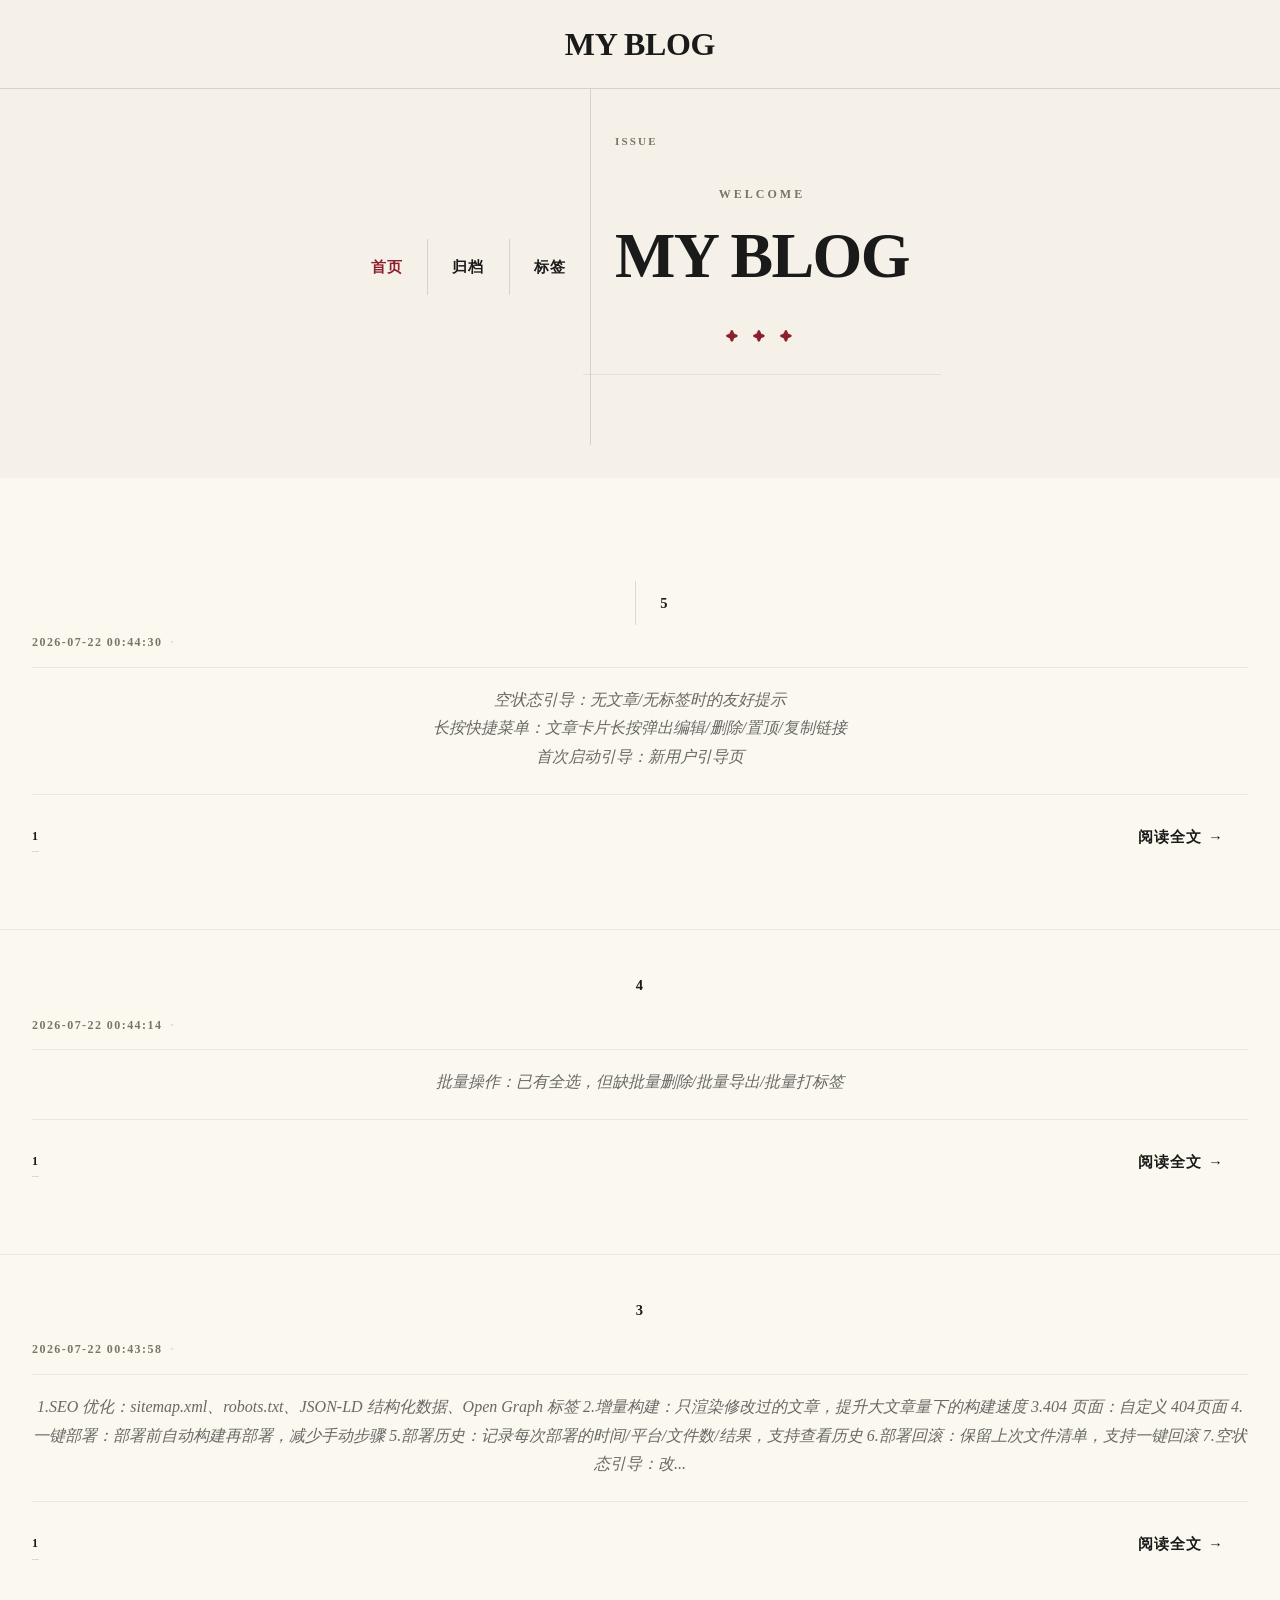
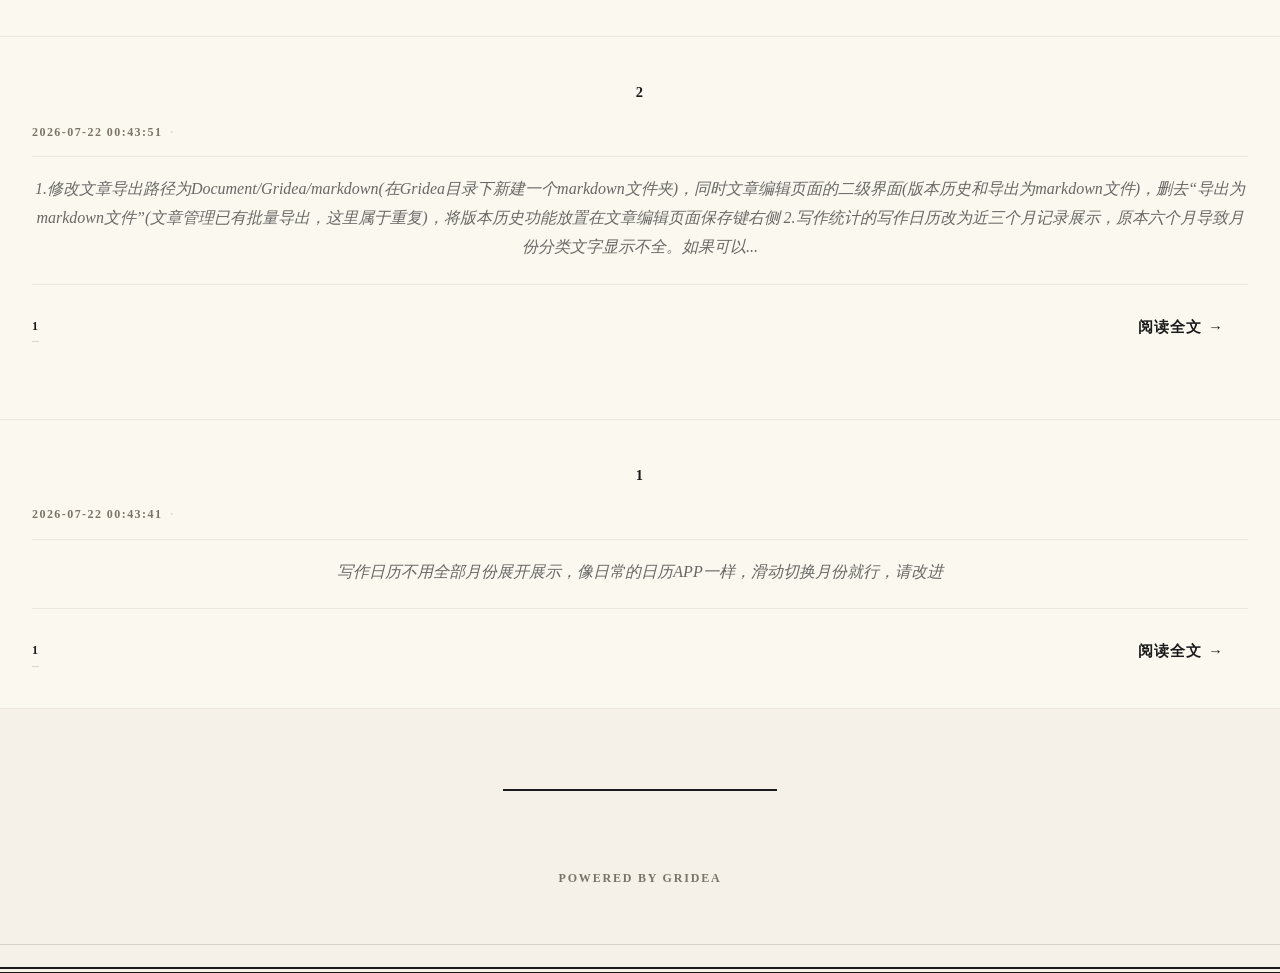
<file: index.html>
<!DOCTYPE html>
        <html lang="zh-CN" data-card="flat" data-show-hero="true" data-show-toc="true">
        <head>
            <meta charset="UTF-8">
            <meta name="viewport" content="width=device-width, initial-scale=1.0">
            <title>My Blog</title>
            <meta name="description" content="">
            
            
            <base href="./">
            
            <link rel="stylesheet" href="styles/main.css">
            
        </head>
        <body>
            <header class="site-header">
                <div class="container">
                    <div class="site-brand">
    
    <div class="site-info">
        <a href="./" class="site-logo">My Blog</a>
        <p class="site-description"></p>
        
    </div>
</div>
                    <nav class="site-nav"><a href="./" class="nav-link">首页</a>
<a href="archives/" class="nav-link">归档</a>
<a href="tags/" class="nav-link">标签</a>
<a href="post/1784652225258-1/" class="nav-link" target="_blank>test</a></nav>
                </div>
            </header>
            <main class="container">
                            <section class="hero">
    <span class="hero-greeting">Welcome</span>
    <h1 class="hero-title">My Blog</h1>
    <p class="hero-desc"></p>
</section>
            <div class="post-list">
                        <article class="post-card">
            
            <div class="post-card-body">
                <h2 class="post-card-title">
                    <a href="post/1784652274404-5/">5</a>
                </h2>
                <div class="post-card-meta">
                    <span class="post-date">2026-07-22 00:44:30</span>
                </div>
                <div class="post-card-abstract"><p>空状态引导：无文章/无标签时的友好提示</p>
<p>长按快捷菜单：文章卡片长按弹出编辑/删除/置顶/复制链接</p>
<p>首次启动引导：新用户引导页</p>
</div>
                <div class="post-card-footer">
                    <div class="post-card-tags"><a href="tag/1/" class="tag">1</a></div>
                    <a href="post/1784652274404-5/" class="read-more">阅读全文</a>
                </div>
            </div>
        </article>
        <article class="post-card">
            
            <div class="post-card-body">
                <h2 class="post-card-title">
                    <a href="post/1784652258392-4/">4</a>
                </h2>
                <div class="post-card-meta">
                    <span class="post-date">2026-07-22 00:44:14</span>
                </div>
                <div class="post-card-abstract"><p>批量操作：已有全选，但缺批量删除/批量导出/批量打标签</p>
</div>
                <div class="post-card-footer">
                    <div class="post-card-tags"><a href="tag/1/" class="tag">1</a></div>
                    <a href="post/1784652258392-4/" class="read-more">阅读全文</a>
                </div>
            </div>
        </article>
        <article class="post-card">
            
            <div class="post-card-body">
                <h2 class="post-card-title">
                    <a href="post/1784652242794-3/">3</a>
                </h2>
                <div class="post-card-meta">
                    <span class="post-date">2026-07-22 00:43:58</span>
                </div>
                <div class="post-card-abstract"><p>1.SEO 优化：sitemap.xml、robots.txt、JSON-LD 结构化数据、Open Graph 标签
2.增量构建：只渲染修改过的文章，提升大文章量下的构建速度
3.404 页面：自定义 404页面
4.一键部署：部署前自动构建再部署，减少手动步骤
5.部署历史：记录每次部署的时间/平台/文件数/结果，支持查看历史
6.部署回滚：保留上次文件清单，支持一键回滚
7.空状态引导：改...</p>
</div>
                <div class="post-card-footer">
                    <div class="post-card-tags"><a href="tag/1/" class="tag">1</a></div>
                    <a href="post/1784652242794-3/" class="read-more">阅读全文</a>
                </div>
            </div>
        </article>
        <article class="post-card">
            
            <div class="post-card-body">
                <h2 class="post-card-title">
                    <a href="post/1784652235886-2/">2</a>
                </h2>
                <div class="post-card-meta">
                    <span class="post-date">2026-07-22 00:43:51</span>
                </div>
                <div class="post-card-abstract"><p>1.修改文章导出路径为Document/Gridea/markdown(在Gridea目录下新建一个markdown文件夹)，同时文章编辑页面的二级界面(版本历史和导出为markdown文件)，删去“导出为markdown文件”(文章管理已有批量导出，这里属于重复)，将版本历史功能放置在文章编辑页面保存键右侧
2.写作统计的写作日历改为近三个月记录展示，原本六个月导致月份分类文字显示不全。如果可以...</p>
</div>
                <div class="post-card-footer">
                    <div class="post-card-tags"><a href="tag/1/" class="tag">1</a></div>
                    <a href="post/1784652235886-2/" class="read-more">阅读全文</a>
                </div>
            </div>
        </article>
        <article class="post-card">
            
            <div class="post-card-body">
                <h2 class="post-card-title">
                    <a href="post/1784652225258-1/">1</a>
                </h2>
                <div class="post-card-meta">
                    <span class="post-date">2026-07-22 00:43:41</span>
                </div>
                <div class="post-card-abstract"><p>写作日历不用全部月份展开展示，像日常的日历APP一样，滑动切换月份就行，请改进</p>
</div>
                <div class="post-card-footer">
                    <div class="post-card-tags"><a href="tag/1/" class="tag">1</a></div>
                    <a href="post/1784652225258-1/" class="read-more">阅读全文</a>
                </div>
            </div>
        </article>
            </div>
            
            </main>
            <footer class="site-footer">
                <div class="container">
                    <p>Powered by Gridea</p>
                </div>
            </footer>
            
            <!-- 阅读进度条 -->
            <div id="reading-progress-container" class="reading-progress-container">
              <div id="reading-progress" class="reading-progress-bar"></div>
            </div>
            <!-- 回到顶部按钮 -->
            <button id="back-to-top" class="back-to-top">↑</button>
            <!-- 图片放大遮罩 -->
            <div id="image-zoom-overlay" class="image-zoom-overlay">
              <img id="image-zoom-img" class="image-zoom-img" />
            </div>
            <!-- 主题脚本 -->
            <script src="scripts/custom.js"></script>
        </body>
        </html>
</file>
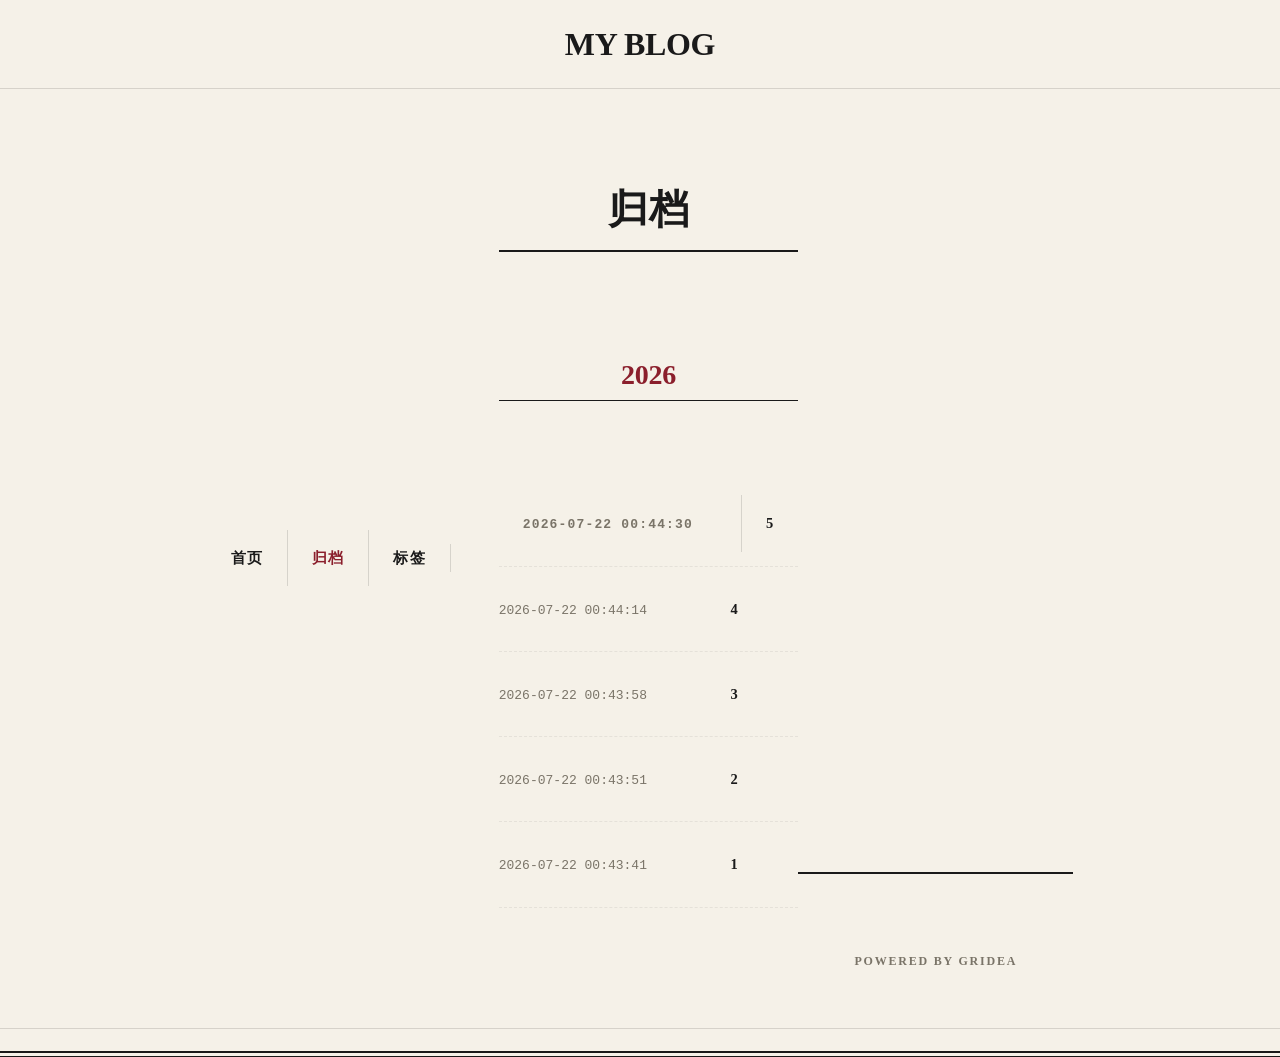
<file: archives/index.html>
<!DOCTYPE html>
        <html lang="zh-CN">
        <head>
            <meta charset="UTF-8">
            <meta name="viewport" content="width=device-width, initial-scale=1.0">
            <title>归档 - My Blog</title>
            <meta name="description" content="">
            
            
            <base href="../">
            
            <link rel="stylesheet" href="styles/main.css">
            
        </head>
        <body>
            <header class="site-header">
                <div class="container">
                    <div class="site-brand">
    
    <div class="site-info">
        <a href="./" class="site-logo">My Blog</a>
        <p class="site-description"></p>
        
    </div>
</div>
                    <nav class="site-nav"><a href="./" class="nav-link">首页</a>
<a href="archives/" class="nav-link">归档</a>
<a href="tags/" class="nav-link">标签</a>
<a href="post/1784652225258-1/" class="nav-link" target="_blank>test</a></nav>
                </div>
            </header>
            <main class="container">
                            <div class="archives-page">
                <h1 class="page-title">归档</h1>
                            <div class="archive-year">
                <h2 class="archive-year-title">2026</h2>
                <ul class="archive-list">
                    <li class="archive-item">
    <span class="archive-date">2026-07-22 00:44:30</span>
    <a href="post/1784652274404-5/" class="archive-title">5</a>
</li>
<li class="archive-item">
    <span class="archive-date">2026-07-22 00:44:14</span>
    <a href="post/1784652258392-4/" class="archive-title">4</a>
</li>
<li class="archive-item">
    <span class="archive-date">2026-07-22 00:43:58</span>
    <a href="post/1784652242794-3/" class="archive-title">3</a>
</li>
<li class="archive-item">
    <span class="archive-date">2026-07-22 00:43:51</span>
    <a href="post/1784652235886-2/" class="archive-title">2</a>
</li>
<li class="archive-item">
    <span class="archive-date">2026-07-22 00:43:41</span>
    <a href="post/1784652225258-1/" class="archive-title">1</a>
</li>
                </ul>
            </div>
            </div>
            </main>
            <footer class="site-footer">
                <div class="container">
                    <p>Powered by Gridea</p>
                </div>
            </footer>
            
            <!-- 阅读进度条 -->
            <div id="reading-progress-container" class="reading-progress-container">
              <div id="reading-progress" class="reading-progress-bar"></div>
            </div>
            <!-- 回到顶部按钮 -->
            <button id="back-to-top" class="back-to-top">↑</button>
            <!-- 图片放大遮罩 -->
            <div id="image-zoom-overlay" class="image-zoom-overlay">
              <img id="image-zoom-img" class="image-zoom-img" />
            </div>
            <!-- 主题脚本 -->
            <script src="scripts/custom.js"></script>
        </body>
        </html>
</file>
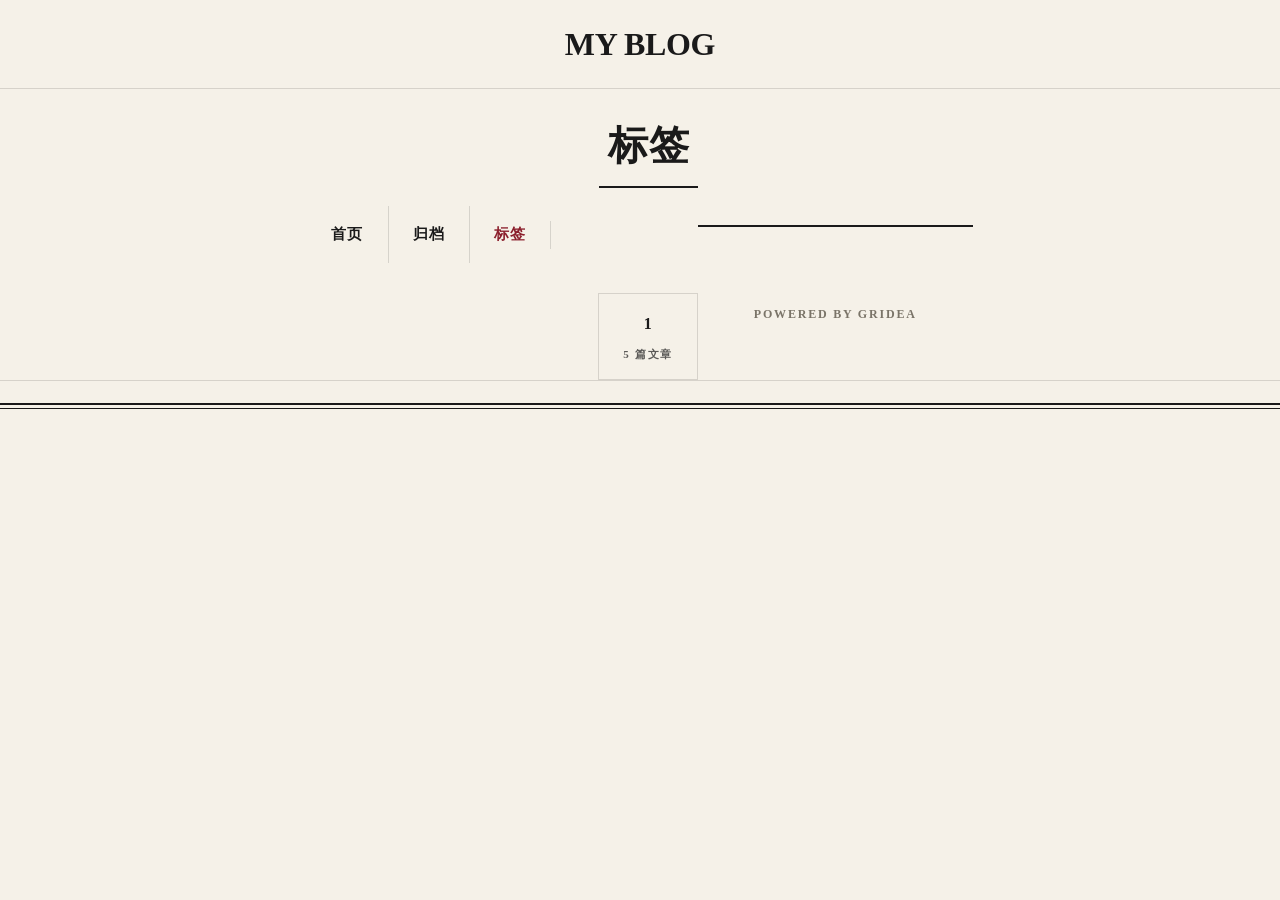
<file: tags/index.html>
<!DOCTYPE html>
        <html lang="zh-CN">
        <head>
            <meta charset="UTF-8">
            <meta name="viewport" content="width=device-width, initial-scale=1.0">
            <title>标签 - My Blog</title>
            <meta name="description" content="">
            
            
            <base href="../">
            
            <link rel="stylesheet" href="styles/main.css">
            
        </head>
        <body>
            <header class="site-header">
                <div class="container">
                    <div class="site-brand">
    
    <div class="site-info">
        <a href="./" class="site-logo">My Blog</a>
        <p class="site-description"></p>
        
    </div>
</div>
                    <nav class="site-nav"><a href="./" class="nav-link">首页</a>
<a href="archives/" class="nav-link">归档</a>
<a href="tags/" class="nav-link">标签</a>
<a href="post/1784652225258-1/" class="nav-link" target="_blank>test</a></nav>
                </div>
            </header>
            <main class="container">
                            <div class="tags-page">
                <h1 class="page-title">标签</h1>
                <div class="tags-cloud">
                    <a href="tag/1/" class="tag-card">
    <span class="tag-name">1</span>
    <span class="tag-count">5 篇文章</span>
</a>
                </div>
            </div>
            </main>
            <footer class="site-footer">
                <div class="container">
                    <p>Powered by Gridea</p>
                </div>
            </footer>
            
            <!-- 阅读进度条 -->
            <div id="reading-progress-container" class="reading-progress-container">
              <div id="reading-progress" class="reading-progress-bar"></div>
            </div>
            <!-- 回到顶部按钮 -->
            <button id="back-to-top" class="back-to-top">↑</button>
            <!-- 图片放大遮罩 -->
            <div id="image-zoom-overlay" class="image-zoom-overlay">
              <img id="image-zoom-img" class="image-zoom-img" />
            </div>
            <!-- 主题脚本 -->
            <script src="scripts/custom.js"></script>
        </body>
        </html>
</file>
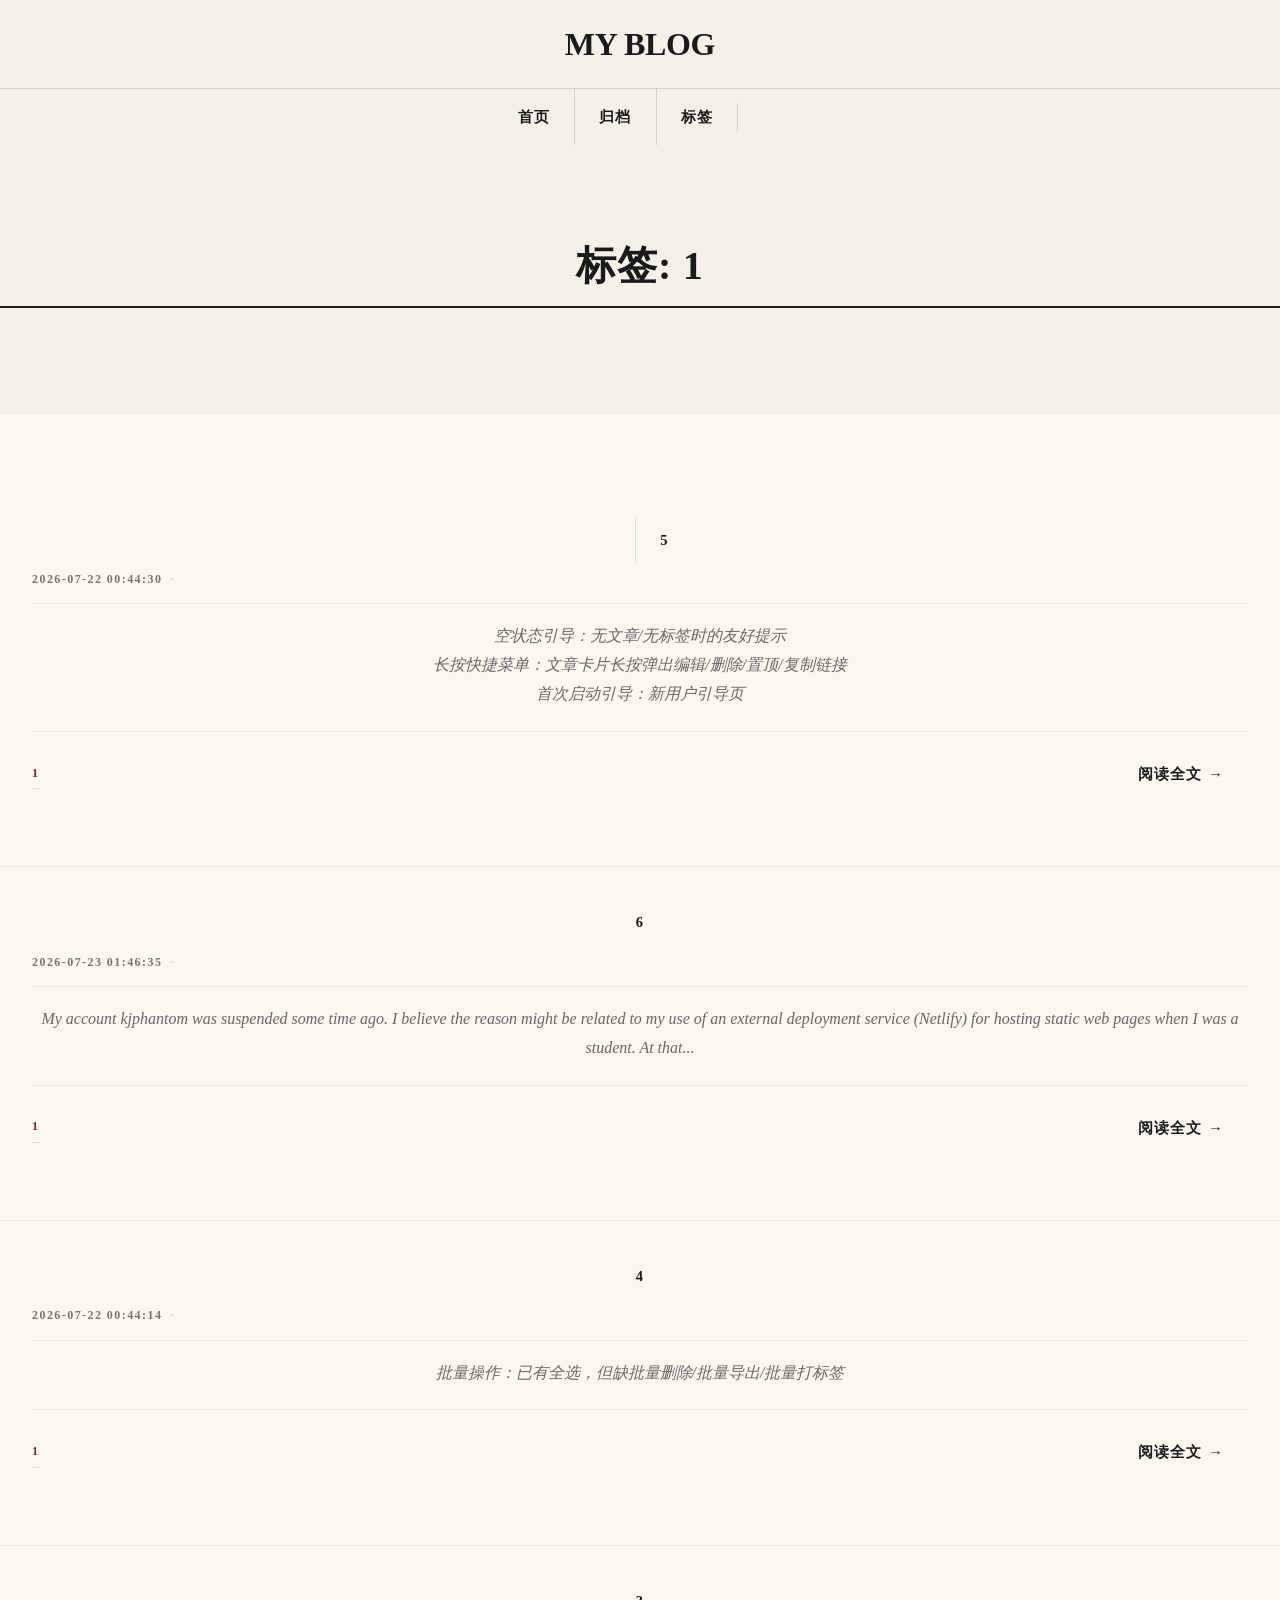
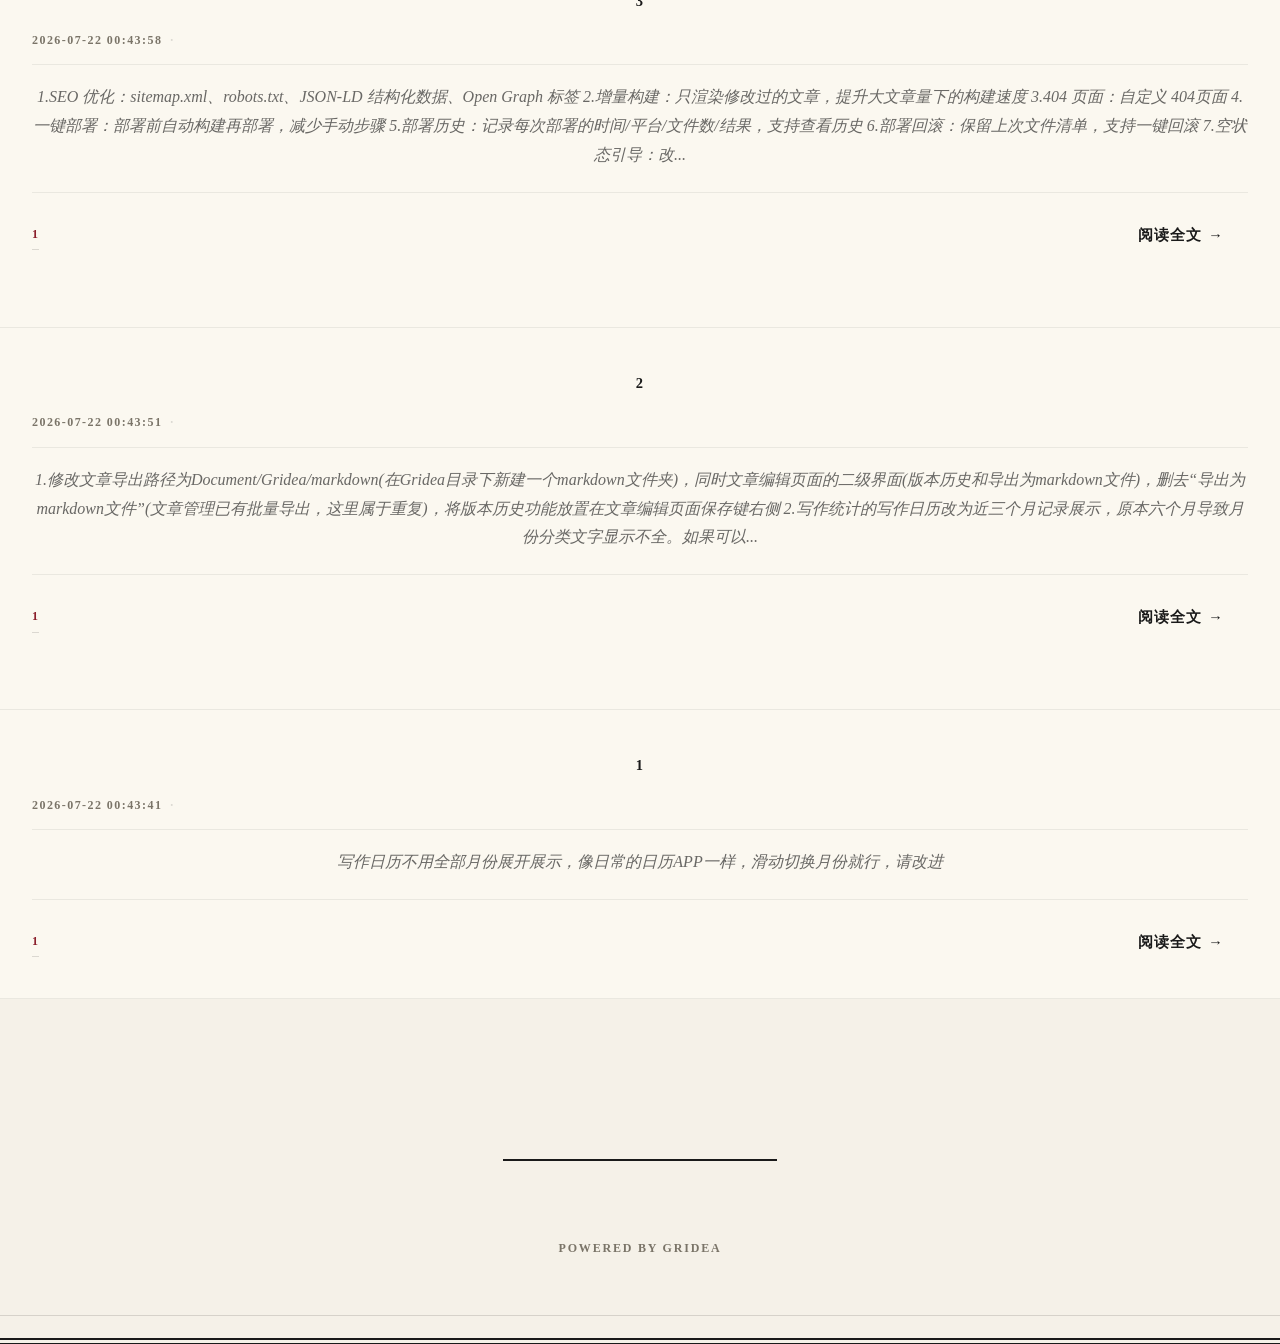
<file: tag/1/index.html>
<!DOCTYPE html>
        <html lang="zh-CN" data-card="flat" data-show-hero="true" data-show-toc="true">
        <head>
            <meta charset="UTF-8">
            <meta name="viewport" content="width=device-width, initial-scale=1.0">
            <title>标签: 1 - My Blog</title>
            <meta name="description" content="">
            
            
            <base href="../../">
            
            <link rel="stylesheet" href="styles/main.css">
            
        </head>
        <body>
            <header class="site-header">
                <div class="container">
                    <div class="site-brand">
    
    <div class="site-info">
        <a href="./" class="site-logo">My Blog</a>
        <p class="site-description"></p>
        
    </div>
</div>
                    <nav class="site-nav"><a href="./" class="nav-link">首页</a>
<a href="archives/" class="nav-link">归档</a>
<a href="tags/" class="nav-link">标签</a>
<a href="post/1784652225258-1/" class="nav-link" target="_blank>test</a></nav>
                </div>
            </header>
            <main class="container">
                            <div class="tag-detail">
                <h1 class="page-title">标签: 1</h1>
                <div class="post-list">
                            <article class="post-card">
            
            <div class="post-card-body">
                <h2 class="post-card-title">
                    <a href="post/1784652274404-5/">5</a>
                </h2>
                <div class="post-card-meta">
                    <span class="post-date">2026-07-22 00:44:30</span>
                </div>
                <div class="post-card-abstract"><p>空状态引导：无文章/无标签时的友好提示</p>
<p>长按快捷菜单：文章卡片长按弹出编辑/删除/置顶/复制链接</p>
<p>首次启动引导：新用户引导页</p>
</div>
                <div class="post-card-footer">
                    <div class="post-card-tags"><a href="tag/1/" class="tag">1</a></div>
                    <a href="post/1784652274404-5/" class="read-more">阅读全文</a>
                </div>
            </div>
        </article>
        <article class="post-card">
            
            <div class="post-card-body">
                <h2 class="post-card-title">
                    <a href="post/1784742400328-6/">6</a>
                </h2>
                <div class="post-card-meta">
                    <span class="post-date">2026-07-23 01:46:35</span>
                </div>
                <div class="post-card-abstract"><p>My account kjphantom was suspended some time ago. I believe the reason might be related to my use of an external deployment service (Netlify) for hosting static web pages when I was a student. At that...</p>
</div>
                <div class="post-card-footer">
                    <div class="post-card-tags"><a href="tag/1/" class="tag">1</a></div>
                    <a href="post/1784742400328-6/" class="read-more">阅读全文</a>
                </div>
            </div>
        </article>
        <article class="post-card">
            
            <div class="post-card-body">
                <h2 class="post-card-title">
                    <a href="post/1784652258392-4/">4</a>
                </h2>
                <div class="post-card-meta">
                    <span class="post-date">2026-07-22 00:44:14</span>
                </div>
                <div class="post-card-abstract"><p>批量操作：已有全选，但缺批量删除/批量导出/批量打标签</p>
</div>
                <div class="post-card-footer">
                    <div class="post-card-tags"><a href="tag/1/" class="tag">1</a></div>
                    <a href="post/1784652258392-4/" class="read-more">阅读全文</a>
                </div>
            </div>
        </article>
        <article class="post-card">
            
            <div class="post-card-body">
                <h2 class="post-card-title">
                    <a href="post/1784652242794-3/">3</a>
                </h2>
                <div class="post-card-meta">
                    <span class="post-date">2026-07-22 00:43:58</span>
                </div>
                <div class="post-card-abstract"><p>1.SEO 优化：sitemap.xml、robots.txt、JSON-LD 结构化数据、Open Graph 标签
2.增量构建：只渲染修改过的文章，提升大文章量下的构建速度
3.404 页面：自定义 404页面
4.一键部署：部署前自动构建再部署，减少手动步骤
5.部署历史：记录每次部署的时间/平台/文件数/结果，支持查看历史
6.部署回滚：保留上次文件清单，支持一键回滚
7.空状态引导：改...</p>
</div>
                <div class="post-card-footer">
                    <div class="post-card-tags"><a href="tag/1/" class="tag">1</a></div>
                    <a href="post/1784652242794-3/" class="read-more">阅读全文</a>
                </div>
            </div>
        </article>
        <article class="post-card">
            
            <div class="post-card-body">
                <h2 class="post-card-title">
                    <a href="post/1784652235886-2/">2</a>
                </h2>
                <div class="post-card-meta">
                    <span class="post-date">2026-07-22 00:43:51</span>
                </div>
                <div class="post-card-abstract"><p>1.修改文章导出路径为Document/Gridea/markdown(在Gridea目录下新建一个markdown文件夹)，同时文章编辑页面的二级界面(版本历史和导出为markdown文件)，删去“导出为markdown文件”(文章管理已有批量导出，这里属于重复)，将版本历史功能放置在文章编辑页面保存键右侧
2.写作统计的写作日历改为近三个月记录展示，原本六个月导致月份分类文字显示不全。如果可以...</p>
</div>
                <div class="post-card-footer">
                    <div class="post-card-tags"><a href="tag/1/" class="tag">1</a></div>
                    <a href="post/1784652235886-2/" class="read-more">阅读全文</a>
                </div>
            </div>
        </article>
        <article class="post-card">
            
            <div class="post-card-body">
                <h2 class="post-card-title">
                    <a href="post/1784652225258-1/">1</a>
                </h2>
                <div class="post-card-meta">
                    <span class="post-date">2026-07-22 00:43:41</span>
                </div>
                <div class="post-card-abstract"><p>写作日历不用全部月份展开展示，像日常的日历APP一样，滑动切换月份就行，请改进</p>
</div>
                <div class="post-card-footer">
                    <div class="post-card-tags"><a href="tag/1/" class="tag">1</a></div>
                    <a href="post/1784652225258-1/" class="read-more">阅读全文</a>
                </div>
            </div>
        </article>
                </div>
                
            </div>
            </main>
            <footer class="site-footer">
                <div class="container">
                    <p>Powered by Gridea</p>
                </div>
            </footer>
            
            <!-- 阅读进度条 -->
            <div id="reading-progress-container" class="reading-progress-container">
              <div id="reading-progress" class="reading-progress-bar"></div>
            </div>
            <!-- 回到顶部按钮 -->
            <button id="back-to-top" class="back-to-top">↑</button>
            <!-- 图片放大遮罩 -->
            <div id="image-zoom-overlay" class="image-zoom-overlay">
              <img id="image-zoom-img" class="image-zoom-img" />
            </div>
            <!-- 主题脚本 -->
            <script src="scripts/custom.js"></script>
        </body>
        </html>
</file>
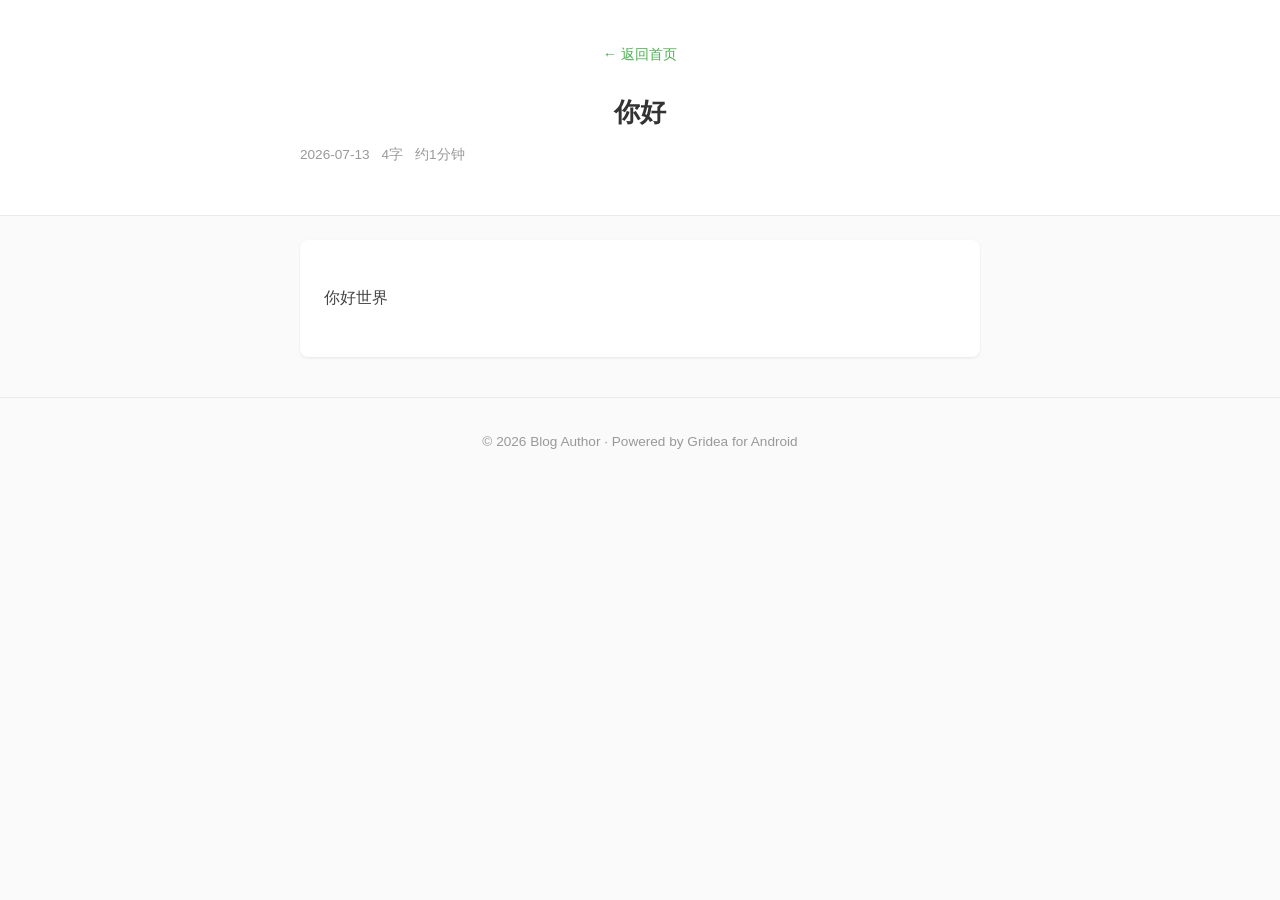
<file: posts/你好.html>
<!DOCTYPE html>
<html lang="zh-CN">
<head>
    <meta charset="UTF-8">
    <meta name="viewport" content="width=device-width, initial-scale=1.0">
    <title>你好 - My Blog</title>
    <meta name="description" content="你好世界">
    <meta name="author" content="Blog Author">
    <style>
        * {
    margin: 0;
    padding: 0;
    box-sizing: border-box;
}
body {
    font-family: -apple-system, BlinkMacSystemFont, "Segoe UI", "Noto Sans SC", sans-serif;
    line-height: 1.8;
    color: #333;
    background: #fafafa;
}
.container {
    max-width: 720px;
    margin: 0 auto;
    padding: 0 20px;
}
.site-header {
    background: #fff;
    border-bottom: 1px solid #eaeaea;
    padding: 40px 0;
    text-align: center;
}
.site-title {
    font-size: 2em;
    color: #1a1a1a;
}
.site-description {
    color: #666;
    margin-top: 8px;
}
.post-page-title {
    font-size: 1.6em;
    margin-top: 20px;
}
.back-link {
    color: #4CAF50;
    text-decoration: none;
    font-size: 0.9em;
}
.post-card {
    background: #fff;
    border-radius: 8px;
    padding: 24px;
    margin: 24px 0;
    box-shadow: 0 1px 3px rgba(0,0,0,0.08);
}
.post-title a {
    color: #1a1a1a;
    text-decoration: none;
}
.post-title a:hover {
    color: #4CAF50;
}
.post-meta {
    color: #999;
    font-size: 0.85em;
    margin: 8px 0;
    display: flex;
    gap: 12px;
    flex-wrap: wrap;
}
.tag {
    display: inline-block;
    background: #e8f5e9;
    color: #4CAF50;
    padding: 2px 8px;
    border-radius: 4px;
    font-size: 0.85em;
}
.post-excerpt {
    color: #555;
    margin: 12px 0;
}
.read-more {
    color: #4CAF50;
    text-decoration: none;
    font-weight: 500;
}
.post-content {
    background: #fff;
    border-radius: 8px;
    padding: 32px 24px;
    margin: 24px 0;
    box-shadow: 0 1px 3px rgba(0,0,0,0.08);
}
.post-content h1, .post-content h2, .post-content h3 {
    color: #1a1a1a;
    margin: 24px 0 12px;
}
.post-content h1 { font-size: 1.8em; }
.post-content h2 { font-size: 1.5em; border-bottom: 1px solid #eee; padding-bottom: 8px; }
.post-content h3 { font-size: 1.2em; }
.post-content p {
    margin: 12px 0;
    color: #444;
}
.post-content pre {
    background: #f5f5f5;
    padding: 16px;
    border-radius: 6px;
    overflow-x: auto;
    font-size: 0.9em;
    line-height: 1.5;
    margin: 16px 0;
}
.post-content code {
    font-family: "SF Mono", "Fira Code", "Consolas", monospace;
    font-size: 0.9em;
}
.post-content blockquote {
    border-left: 4px solid #4CAF50;
    padding: 8px 16px;
    margin: 16px 0;
    background: #f1f8e9;
    color: #555;
}
.post-content hr {
    border: none;
    border-top: 1px solid #eee;
    margin: 24px 0;
}
.post-content li {
    margin: 4px 0 4px 24px;
}
.site-footer {
    text-align: center;
    padding: 32px 0;
    color: #999;
    font-size: 0.85em;
    border-top: 1px solid #eaeaea;
    margin-top: 40px;
}
@media (prefers-color-scheme: dark) {
    body { background: #1a1a1a; color: #ddd; }
    .site-header, .post-card, .post-content { background: #2a2a2a; }
    .site-title, .post-title a, .post-content h1, .post-content h2, .post-content h3 { color: #eee; }
    .post-excerpt, .post-content p { color: #ccc; }
    .post-content pre { background: #333; }
    .post-content blockquote { background: #2d3b2d; color: #ccc; }
    .tag { background: #2d3b2d; }
    .site-footer, .site-header { border-color: #333; }
}
    </style>
</head>
<body>
    <header class="site-header">
        <div class="container">
            <a href="../index.html" class="back-link">← 返回首页</a>
            <h1 class="post-page-title">你好</h1>
            <div class="post-meta">
                <time>2026-07-13</time>
                <span>4字</span>
                <span>约1分钟</span>
                
            </div>
        </div>
    </header>
    <main class="container">
        <article class="post-content">
            <p>你好世界</p>

        </article>
    </main>
    <footer class="site-footer">
        <div class="container">
            <p>© 2026 Blog Author · Powered by Gridea for Android</p>
        </div>
    </footer>
</body>
</html>
</file>
<file: styles/main.css>
/* ============================================================
 * 澜玥 · 杂志风格主题
 * 设计理念：杂志大字号排版 + 首字下沉 + 双栏布局 + 衬线字体
 * 设计参考：The New Yorker / Medium Magazine / VOGUE
 * ============================================================ */

/* ===== CSS 变量 ===== */
:root {
    --primary: #8b1f2c;
    --primary-soft: color-mix(in srgb, var(--primary) 10%, transparent);
    --primary-soft-2: color-mix(in srgb, var(--primary) 5%, transparent);
    --primary-hover: color-mix(in srgb, var(--primary) 82%, #000);
    --text: #1a1a1a;
    --text-secondary: color-mix(in srgb, var(--text) 65%, transparent);
    --text-tertiary: color-mix(in srgb, var(--text) 38%, transparent);
    --bg: #f5f1e8;
    --card-bg: #fbf8f0;
    --muted: #7a7468;
    --border: color-mix(in srgb, var(--text) 14%, transparent);
    --border-soft: color-mix(in srgb, var(--text) 7%, transparent);
    --code-bg: color-mix(in srgb, var(--text) 5%, var(--bg));
    --code-block-bg: color-mix(in srgb, var(--text) 4%, var(--card-bg));
    --selection: color-mix(in srgb, var(--primary) 28%, transparent);
    --shadow-sm: 0 1px 2px rgba(0, 0, 0, 0.04);
    --shadow-md: 0 2px 4px rgba(0, 0, 0, 0.04), 0 6px 18px rgba(0, 0, 0, 0.05);
    --shadow-lg: 0 8px 30px rgba(0, 0, 0, 0.08);
    --radius: 0px;
    --radius-sm: 0px;
    --radius-lg: 0px;
    --max-width: 720px;
    --font-base: Georgia, 'Times New Roman', 'Source Han Serif SC', 'Noto Serif CJK SC', serif;
    --font-title: serif;
    --font-size: 17px;
    --reading-line-height: 1.95;
    --transition: 0.35s cubic-bezier(0.4, 0, 0.2, 1);
}

/* ===== 暗色模式 ===== */
@media (prefers-color-scheme: dark) {
    :root {
        --primary: color-mix(in srgb, #8b1f2c 85%, #d0d0d0);
        --primary-soft: color-mix(in srgb, var(--primary) 16%, transparent);
        --primary-soft-2: color-mix(in srgb, var(--primary) 8%, transparent);
        --primary-hover: color-mix(in srgb, var(--primary) 90%, #fff);
        --text: #d8d4cc;
        --text-secondary: color-mix(in srgb, #d8d4cc 65%, transparent);
        --text-tertiary: color-mix(in srgb, #d8d4cc 38%, transparent);
        --bg: #181715;
        --card-bg: #1f1c18;
        --muted: #6b665d;
        --border: color-mix(in srgb, #d8d4cc 12%, transparent);
        --border-soft: color-mix(in srgb, #d8d4cc 6%, transparent);
        --code-bg: color-mix(in srgb, #d8d4cc 5%, #181715);
        --code-block-bg: #1c1a16;
        --selection: color-mix(in srgb, var(--primary) 30%, transparent);
    }
}

/* ===== 基础重置 ===== */
* { margin: 0; padding: 0; box-sizing: border-box; }
*::selection { background: var(--selection); color: var(--text); }

html { scroll-behavior: smooth; -webkit-text-size-adjust: 100%; -webkit-tap-highlight-color: transparent; }
body {
    font-family: var(--font-base);
    font-size: var(--font-size);
    line-height: var(--reading-line-height);
    color: var(--text);
    background: var(--bg);
    -webkit-font-smoothing: antialiased;
    -moz-osx-font-smoothing: grayscale;
    text-rendering: optimizeLegibility;
    overflow-x: hidden;
    min-height: 100vh;
    display: flex;
    flex-direction: column;
}
h1, h2, h3, h4, h5, h6 {
    font-family: var(--font-title);
    color: var(--text);
    font-weight: 700;
    line-height: 1.2;
    letter-spacing: -0.02em;
}
a { color: var(--primary); text-decoration: none; transition: color var(--transition); }
a:hover { color: var(--primary-hover); text-decoration: underline; text-decoration-thickness: 1px; text-underline-offset: 3px; }
img, video { max-width: 100%; height: auto; display: block; }
button { font-family: inherit; cursor: pointer; border: none; background: none; color: inherit; }

::-webkit-scrollbar { width: 8px; height: 8px; }
::-webkit-scrollbar-track { background: transparent; }
::-webkit-scrollbar-thumb { background: var(--border); border-radius: 0; }
::-webkit-scrollbar-thumb:hover { background: var(--muted); }

/* ===== 页面布局 ===== */
.page { max-width: var(--max-width); margin: 0 auto; padding: 0 24px; width: 100%; }

/* ===== 顶部导航（杂志感：极简 + 居中）===== */
.site-header {
    background: var(--bg);
    border-bottom: 2px solid var(--text);
    position: relative;
}
.site-header::after {
    content: '';
    position: absolute;
    left: 0; right: 0; bottom: -6px;
    height: 1px;
    background: var(--text);
}
.site-header .container {
    max-width: 1280px;
    margin: 0 auto;
    padding: 28px 32px 22px;
    display: flex;
    flex-direction: column;
    align-items: center;
    gap: 18px;
    text-align: center;
}
.site-brand {
    display: flex;
    flex-direction: row;
    align-items: center;
    gap: 16px;
    text-decoration: none;
    color: var(--text);
    font-family: var(--font-title);
}
.site-brand:hover { text-decoration: none; color: var(--primary); }
.site-avatar {
    width: 64px; height: 64px;
    border-radius: 50%;
    object-fit: cover;
    border: 1px solid var(--text);
    transition: transform var(--transition);
    flex-shrink: 0;
}
.site-brand:hover .site-avatar { transform: scale(1.05); }
.site-info {
    display: flex;
    flex-direction: column;
    align-items: flex-start;
    gap: 2px;
    text-align: left;
}
.site-logo {
    font-family: var(--font-title);
    font-size: 32px;
    font-weight: 700;
    letter-spacing: -0.01em;
    line-height: 1;
    text-transform: uppercase;
    color: var(--text);
    text-decoration: none;
    transition: color var(--transition);
}
.site-logo:hover { color: var(--primary); text-decoration: none; }
.site-description {
    font-size: 13px;
    color: var(--muted);
    font-style: italic;
    letter-spacing: 0.04em;
    margin: 0;
    font-family: var(--font-title);
}
.site-author {
    font-size: 11px;
    color: var(--muted);
    text-transform: uppercase;
    letter-spacing: 0.18em;
    font-weight: 600;
    margin: 0;
}
.site-nav {
    display: flex;
    align-items: center;
    gap: 0;
    flex-wrap: wrap;
    justify-content: center;
    border-top: 1px solid var(--border);
    border-bottom: 1px solid var(--border);
    padding: 0;
    margin: 0 -32px;
    width: calc(100% + 64px);
    margin-top: 8px;
}
.site-nav .nav-link,
.site-nav a {
    color: var(--text);
    padding: 14px 24px;
    font-size: 14.5px;
    font-weight: 600;
    text-transform: uppercase;
    letter-spacing: 0.08em;
    transition: all var(--transition);
    text-decoration: none;
    position: relative;
}
.site-nav .nav-link + .nav-link,
.site-nav a + a { border-left: 1px solid var(--border); }
.site-nav .nav-link:hover,
.site-nav a:hover {
    color: var(--bg);
    background: var(--text);
    text-decoration: none;
}
.site-nav .nav-link.active,
.site-nav a.active { color: var(--primary); }

/* ===== Hero 介绍区（杂志封面感）===== */
.hero {
    padding: 80px 32px 56px;
    text-align: center;
    position: relative;
    border-bottom: 1px solid var(--border-soft);
    margin: 0 -32px 56px;
}
.hero::before {
    content: 'ISSUE';
    position: absolute;
    top: 28px;
    left: 32px;
    font-size: 11px;
    font-weight: 700;
    letter-spacing: 0.2em;
    color: var(--muted);
}
.hero::after {
    content: '✦  ✦  ✦';
    position: absolute;
    bottom: 24px;
    left: 50%;
    transform: translateX(-50%);
    color: var(--primary);
    letter-spacing: 0.5em;
    font-size: 12px;
}
.hero-greeting {
    display: block;
    font-size: 12px;
    color: var(--muted);
    text-transform: uppercase;
    letter-spacing: 0.25em;
    font-weight: 700;
    margin-bottom: 16px;
    font-family: var(--font-title);
}
.hero-title {
    font-family: var(--font-title);
    font-size: 64px;
    line-height: 1.05;
    margin: 0 0 16px;
    color: var(--text);
    letter-spacing: -0.025em;
    font-weight: 800;
    text-transform: uppercase;
}
.hero-desc {
    color: var(--text-secondary);
    font-size: 18px;
    max-width: 620px;
    margin: 0 auto 28px;
    line-height: 1.7;
    font-style: italic;
    font-family: var(--font-title);
}

/* ===== 文章列表 ===== */
.post-list { padding: 0 0 80px; }
.post-list-title {
    font-size: 12px;
    color: var(--muted);
    text-transform: uppercase;
    letter-spacing: 0.25em;
    font-weight: 700;
    margin-bottom: 40px;
    padding-bottom: 14px;
    border-bottom: 2px solid var(--text);
    display: flex;
    align-items: center;
    justify-content: space-between;
}
.post-list-title::after {
    content: '最新文章';
    color: var(--text);
    font-size: 14px;
    font-weight: 700;
    text-transform: none;
    letter-spacing: 0.02em;
}
.post-list-grid { display: grid; gap: 48px; grid-template-columns: 1fr; }

/* ===== 文章卡片（杂志封面式）===== */
.post-card {
    background: var(--card-bg);
    overflow: hidden;
    transition: transform var(--transition);
    position: relative;
    display: grid;
    grid-template-columns: 1fr;
    gap: 0;
    border-bottom: 1px solid var(--border-soft);
    padding-bottom: 36px;
}
.post-card:last-child { padding-bottom: 0; }
:root[data-card="shadow"] .post-card,
.card-style-shadow .post-card { box-shadow: var(--shadow-md); }
:root[data-card="border"] .post-card,
.card-style-border .post-card { border: 1px solid var(--border); padding-bottom: 0; }
:root[data-card="flat"] .post-card,
.card-style-flat .post-card { border-bottom: 1px solid var(--border-soft); }

.post-card-feature {
    width: 100%;
    aspect-ratio: 16 / 10;
    overflow: hidden;
    background: var(--code-block-bg);
    position: relative;
    margin-bottom: 0;
}
.post-card-feature a { display: block; height: 100%; }
.post-card-feature img {
    width: 100%; height: 100%;
    object-fit: cover;
    transition: transform 0.6s cubic-bezier(0.4, 0, 0.2, 1);
}
.post-card:hover .post-card-feature img { transform: scale(1.04); }

.post-card-body {
    padding: 28px 32px;
    display: flex;
    flex-direction: column;
    gap: 14px;
}
:root[data-card="border"] .post-card-body { padding: 28px 32px; }
.post-card-meta {
    font-size: 12px;
    color: var(--muted);
    display: flex;
    align-items: center;
    gap: 12px;
    text-transform: uppercase;
    letter-spacing: 0.12em;
    font-weight: 600;
    border-bottom: 1px solid var(--border-soft);
    padding-bottom: 12px;
    margin-bottom: 4px;
}
.post-card-meta .post-date { display: inline-flex; align-items: center; gap: 8px; }
.post-card-meta .post-date::after {
    content: '·';
    color: var(--border);
}
.post-card-title {
    font-family: var(--font-title);
    font-size: 36px;
    line-height: 1.15;
    margin: 0;
    color: var(--text);
    transition: color var(--transition);
    letter-spacing: -0.025em;
    font-weight: 800;
}
.post-card-title a { color: inherit; text-decoration: none; }
.post-card-title a:hover { color: var(--primary); text-decoration: none; }
.post-card-abstract {
    color: var(--text-secondary);
    font-size: 16px;
    line-height: 1.8;
    display: -webkit-box;
    -webkit-line-clamp: 3;
    -webkit-box-orient: vertical;
    overflow: hidden;
    margin: 0;
    font-style: italic;
}
.post-card-abstract p { margin: 0; }

.post-card-footer {
    display: flex;
    align-items: center;
    justify-content: space-between;
    gap: 16px;
    margin-top: 8px;
    padding-top: 14px;
    border-top: 1px solid var(--border-soft);
    flex-wrap: wrap;
}
.post-card-tags { display: flex; gap: 6px; flex-wrap: wrap; align-items: center; }
.post-card-tags .tag {
    color: var(--text);
    padding: 3px 0;
    font-size: 12px;
    text-decoration: none;
    text-transform: uppercase;
    letter-spacing: 0.08em;
    font-weight: 600;
    transition: color var(--transition);
    border-bottom: 1px solid var(--border);
}
.post-card-tags .tag + .tag::before { content: '· '; color: var(--muted); margin-right: 6px; }
.post-card-tags .tag:hover { color: var(--primary); border-bottom-color: var(--primary); text-decoration: none; }
.read-more {
    color: var(--primary);
    font-weight: 700;
    text-decoration: none;
    display: inline-flex;
    align-items: center;
    gap: 6px;
    margin-top: 0;
    font-size: 12.5px;
    text-transform: uppercase;
    letter-spacing: 0.15em;
    transition: gap var(--transition);
    white-space: nowrap;
}
.read-more:hover { text-decoration: none; gap: 10px; color: var(--primary-hover); }
.read-more::after { content: '→'; transition: transform var(--transition); }
.read-more:hover::after { transform: translateX(2px); }

/* ===== 文章详情页（杂志专题式）===== */
.post-detail { padding: 64px 0 32px; max-width: var(--max-width); margin: 0 auto; }
.post-header {
    text-align: center;
    margin-bottom: 56px;
    padding-bottom: 40px;
    border-bottom: 1px solid var(--text);
    position: relative;
}
.post-header::after {
    content: '·  ·  ·';
    position: absolute;
    bottom: -14px;
    left: 50%;
    transform: translateX(-50%);
    background: var(--bg);
    padding: 0 16px;
    color: var(--text);
    letter-spacing: 0.4em;
    font-size: 14px;
}
.post-title {
    font-family: var(--font-title);
    font-size: 52px;
    line-height: 1.1;
    margin-bottom: 24px;
    color: var(--text);
    letter-spacing: -0.03em;
    font-weight: 800;
}
.post-meta {
    display: flex;
    align-items: center;
    justify-content: center;
    gap: 16px;
    font-size: 12px;
    color: var(--muted);
    flex-wrap: wrap;
    margin-bottom: 20px;
    text-transform: uppercase;
    letter-spacing: 0.15em;
    font-weight: 600;
}
.post-meta .meta-item {
    display: inline-flex;
    align-items: center;
    gap: 4px;
    color: var(--muted);
}
.post-meta .meta-item + .meta-item::before {
    content: '·';
    margin-right: 12px;
    color: var(--border);
}
.post-meta .meta-sep { color: var(--border); }
.post-tags { display: flex; gap: 8px; justify-content: center; flex-wrap: wrap; }
.post-tags a {
    color: var(--text);
    padding: 4px 0;
    font-size: 12px;
    text-decoration: none;
    text-transform: uppercase;
    letter-spacing: 0.1em;
    font-weight: 600;
    border-bottom: 1px solid var(--border);
    transition: all var(--transition);
}
.post-tags a + a::before { content: '· '; color: var(--muted); margin-right: 8px; }
.post-tags a:hover { color: var(--primary); border-bottom-color: var(--primary); text-decoration: none; }
.post-feature { margin: 40px 0; overflow: hidden; }
.post-feature img { width: 100%; }

/* 详情页布局：TOC + 内容 */
.post-body-wrap { display: grid; grid-template-columns: 1fr; gap: 32px; align-items: start; }
@media (min-width: 1024px) {
    .post-body-wrap.with-toc { grid-template-columns: 1fr 200px; }
}
.post-content {
    font-size: var(--font-size);
    line-height: var(--reading-line-height);
    color: var(--text);
    word-break: break-word;
}

/* ===== 文章正文排版（杂志风格：首字下沉、宽行距、衬线）===== */
.post-content p { margin: 0 0 1.4em; }
.post-content > p:first-of-type::first-letter {
    font-family: var(--font-title);
    float: left;
    font-size: 4.6em;
    line-height: 0.9;
    font-weight: 800;
    margin: 6px 12px 0 0;
    color: var(--primary);
    padding-top: 4px;
    text-transform: uppercase;
}
.post-content h1, .post-content h2, .post-content h3, .post-content h4, .post-content h5, .post-content h6 {
    font-family: var(--font-title);
    margin: 2.2em 0 0.7em;
    color: var(--text);
    line-height: 1.25;
    scroll-margin-top: 80px;
    letter-spacing: -0.015em;
}
.post-content h1 { font-size: 1.9em; }
.post-content h2 {
    font-size: 1.7em;
    padding-bottom: 0.4em;
    border-bottom: 1px solid var(--border);
    text-align: center;
    text-transform: uppercase;
    letter-spacing: 0.05em;
    position: relative;
}
.post-content h2::before, .post-content h2::after { content: '✦'; color: var(--primary); margin: 0 12px; font-size: 0.7em; vertical-align: middle; }
.post-content h3 { font-size: 1.4em; font-style: italic; }
.post-content h4 { font-size: 1.15em; }
.post-content h5 { font-size: 1em; }
.post-content h6 { font-size: 0.92em; color: var(--text-secondary); text-transform: uppercase; letter-spacing: 0.1em; }

.post-content .header-anchor {
    color: var(--border);
    margin-left: 8px;
    font-weight: 400;
    opacity: 0;
    transition: opacity var(--transition);
    text-decoration: none;
}
.post-content h1:hover .header-anchor,
.post-content h2:hover .header-anchor,
.post-content h3:hover .header-anchor,
.post-content h4:hover .header-anchor,
.post-content h5:hover .header-anchor,
.post-content h6:hover .header-anchor { opacity: 1; }
.post-content .header-anchor:hover { color: var(--primary); text-decoration: none; }

.post-content a {
    color: var(--primary);
    text-decoration: none;
    border-bottom: 1px solid var(--primary-soft);
    transition: all var(--transition);
}
.post-content a:hover { color: var(--primary-hover); border-bottom-color: var(--primary); text-decoration: none; }
.post-content strong { color: var(--text); font-weight: 700; }
.post-content em { font-style: italic; color: var(--text); }
.post-content del { color: var(--text-tertiary); }
.post-content mark {
    background: linear-gradient(180deg, transparent 60%, var(--primary-soft) 60%);
    color: var(--text);
    padding: 0 2px;
}
.post-content hr {
    border: none;
    text-align: center;
    margin: 3em 0;
    color: var(--primary);
}
.post-content hr::before { content: '✦  ✦  ✦'; letter-spacing: 0.5em; font-size: 1.2em; }

.post-content blockquote {
    margin: 2em 0;
    padding: 24px 32px;
    border: none;
    border-top: 2px solid var(--text);
    border-bottom: 2px solid var(--text);
    background: transparent;
    color: var(--text-secondary);
    font-style: italic;
    font-size: 1.05em;
    text-align: center;
    font-family: var(--font-title);
    line-height: 1.7;
}
.post-content blockquote p { margin: 0.4em 0; }
.post-content blockquote p:first-child { margin-top: 0; }
.post-content blockquote p:last-child { margin-bottom: 0; }

.post-content ul, .post-content ol { margin: 0 0 1.4em; padding-left: 1.6em; }
.post-content li { margin: 0.4em 0; }
.post-content ul li { list-style: none; position: relative; padding-left: 4px; }
.post-content ul li::before {
    content: '—';
    color: var(--primary);
    position: absolute;
    left: -20px;
    font-weight: 700;
}
.post-content ol li { list-style: decimal; }
.post-content ul li::marker, .post-content ol li::marker { color: var(--primary); }
.post-content li > ul, .post-content li > ol { margin: 0.3em 0; }

.post-content code {
    font-family: ui-monospace, SFMono-Regular, "SF Mono", Menlo, Consolas, "Liberation Mono", monospace;
    font-size: 0.88em;
    padding: 2px 6px;
    background: var(--code-bg);
    color: color-mix(in srgb, var(--primary) 70%, var(--text));
    border-radius: 0;
}
.post-content pre {
    margin: 2em 0;
    padding: 24px 28px;
    background: var(--code-block-bg);
    border: 1px solid var(--border);
    border-radius: 0;
    overflow-x: auto;
    line-height: 1.65;
    position: relative;
    font-size: 0.92em;
}
.post-content pre code { padding: 0; background: transparent; color: var(--text); font-size: inherit; }
.code-copy-btn {
    position: absolute;
    top: 8px;
    right: 8px;
    padding: 4px 12px;
    background: transparent;
    border: 1px solid var(--text);
    color: var(--text);
    font-size: 11px;
    cursor: pointer;
    opacity: 0;
    transition: all var(--transition);
    font-family: inherit;
    text-transform: uppercase;
    letter-spacing: 0.1em;
    font-weight: 700;
}
.post-content pre:hover .code-copy-btn { opacity: 1; }
.code-copy-btn:hover { color: var(--primary); border-color: var(--primary); }
.code-copy-btn.copied { color: var(--primary); border-color: var(--primary); }

.post-content table { width: 100%; margin: 1.8em 0; border-collapse: collapse; font-size: 0.95em; display: block; overflow-x: auto; }
.post-content th, .post-content td { padding: 12px 16px; border-bottom: 1px solid var(--border); text-align: left; }
.post-content th { background: transparent; font-weight: 700; color: var(--text); text-transform: uppercase; letter-spacing: 0.08em; font-size: 0.88em; border-bottom: 2px solid var(--text); }

.post-content img { margin: 1.6em auto; cursor: zoom-in; transition: transform var(--transition); }
.post-content img:hover { transform: scale(1.01); }
.post-content figure { margin: 1.8em 0; }
.post-content figcaption { text-align: center; font-size: 13px; color: var(--muted); margin-top: 10px; font-style: italic; font-family: var(--font-title); }

/* ===== TOC 目录（杂志专栏感）===== */
.post-toc {
    position: sticky;
    top: 80px;
    max-height: calc(100vh - 100px);
    overflow-y: auto;
    font-size: 13px;
    line-height: 1.7;
    padding: 18px 20px;
    border: 1px solid var(--text);
    background: var(--card-bg);
}
.post-toc-title {
    font-size: 11px;
    color: var(--text);
    text-transform: uppercase;
    letter-spacing: 0.2em;
    font-weight: 700;
    margin-bottom: 14px;
    padding-bottom: 10px;
    border-bottom: 1px solid var(--text);
    font-family: var(--font-title);
}
.post-toc ul { list-style: none; padding: 0; margin: 0; }
.post-toc li { margin: 4px 0; }
.post-toc a {
    color: var(--text-secondary);
    text-decoration: none;
    display: block;
    padding: 4px 0;
    transition: all var(--transition);
    border-left: none;
}
.post-toc a:hover { color: var(--primary); text-decoration: underline; padding-left: 6px; }
.post-toc a.active { color: var(--primary); font-weight: 700; }
.post-toc .toc-h3 { padding-left: 14px; }
.post-toc .toc-h4 { padding-left: 28px; font-size: 12.5px; }

/* ===== 上下篇文章导航 ===== */
.post-navigation { margin: 64px 0 32px; display: grid; grid-template-columns: 1fr 1fr; gap: 32px; border-top: 1px solid var(--text); padding-top: 32px; }
.post-nav { text-decoration: none; color: var(--text); display: flex; flex-direction: column; gap: 6px; transition: all var(--transition); }
.post-nav:hover { text-decoration: none; color: var(--primary); }
.post-nav.prev { text-align: left; }
.post-nav.next { text-align: right; }
.post-nav .nav-label { font-size: 11px; color: var(--muted); text-transform: uppercase; letter-spacing: 0.18em; font-weight: 700; }
.post-nav .nav-title { font-size: 18px; color: var(--text); font-weight: 700; line-height: 1.3; font-family: var(--font-title); transition: color var(--transition); }
.post-nav:hover .nav-title { color: var(--primary); }

/* ===== 评论占位 ===== */
.comment-placeholder { margin: 48px 0 24px; padding: 32px; background: transparent; border: 1px solid var(--border); text-align: center; color: var(--muted); font-size: 13px; text-transform: uppercase; letter-spacing: 0.15em; }

/* ===== 标签页 / 归档 / 友链 ===== */
.tag-detail, .archives-page, .friend-links-page { padding: 64px 0 80px; }
.page-title {
    font-family: var(--font-title);
    font-size: 40px;
    margin-bottom: 40px;
    padding-bottom: 16px;
    border-bottom: 2px solid var(--text);
    color: var(--text);
    text-align: center;
    text-transform: uppercase;
    letter-spacing: 0.02em;
    font-weight: 800;
}
.tags-grid { display: grid; grid-template-columns: repeat(auto-fill, minmax(180px, 1fr)); gap: 0; }
.tag-card {
    display: flex;
    flex-direction: column;
    padding: 20px 22px;
    background: transparent;
    border: 1px solid var(--border);
    text-decoration: none;
    color: var(--text);
    transition: all var(--transition);
    position: relative;
    margin: -1px 0 0 -1px;
}
.tag-card:hover { background: var(--text); color: var(--bg); text-decoration: none; z-index: 1; }
.tag-card .tag-name {
    font-size: 16px;
    font-weight: 700;
    color: inherit;
    margin-bottom: 4px;
    font-family: var(--font-title);
    text-transform: uppercase;
    letter-spacing: 0.04em;
}
.tag-card .tag-count {
    font-size: 11px;
    opacity: 0.7;
    text-transform: uppercase;
    letter-spacing: 0.15em;
}

/* 归档页 */
.archive-year { margin-bottom: 40px; }
.archive-year-title {
    font-family: var(--font-title);
    font-size: 28px;
    color: var(--primary);
    margin-bottom: 14px;
    padding-bottom: 8px;
    border-bottom: 1px solid var(--text);
    font-weight: 800;
    letter-spacing: -0.01em;
}
.archive-list { list-style: none; padding: 0; margin: 0; }
.archive-item {
    display: flex;
    align-items: baseline;
    gap: 24px;
    padding: 14px 0;
    border-bottom: 1px dashed var(--border-soft);
    transition: padding-left var(--transition);
}
.archive-item:hover { padding-left: 6px; }
.archive-date { color: var(--muted); font-size: 13px; font-family: ui-monospace, monospace; min-width: 90px; flex-shrink: 0; }
.archive-title { color: var(--text); text-decoration: none; font-size: 15px; flex: 1; transition: color var(--transition); font-family: var(--font-title); }
.archive-title:hover { color: var(--primary); text-decoration: none; }

/* 友链页 */
.friend-links-list { display: grid; grid-template-columns: repeat(auto-fill, minmax(280px, 1fr)); gap: 18px; }
.friend-link-card {
    display: flex;
    align-items: center;
    gap: 14px;
    padding: 18px 20px;
    background: var(--card-bg);
    border: 1px solid var(--border);
    text-decoration: none;
    color: var(--text);
    transition: all var(--transition);
}
.friend-link-card:hover { background: var(--text); color: var(--bg); text-decoration: none; }
.friend-link-card:hover .friend-link-name,
.friend-link-card:hover .friend-link-desc { color: var(--bg); }
.friend-link-avatar { width: 44px; height: 44px; border-radius: 50%; object-fit: cover; flex-shrink: 0; background: var(--code-block-bg); }
.friend-link-info { flex: 1; min-width: 0; display: flex; flex-direction: column; gap: 2px; }
.friend-link-name { font-size: 15px; font-weight: 700; color: var(--text); margin-bottom: 0; font-family: var(--font-title); transition: color var(--transition); }
.friend-link-desc { font-size: 12.5px; color: var(--muted); white-space: nowrap; overflow: hidden; text-overflow: ellipsis; transition: color var(--transition); }

/* ===== 分页 ===== */
.pagination { display: flex; align-items: center; justify-content: center; gap: 12px; margin: 56px 0 24px; flex-wrap: wrap; }
.pagination a, .pagination span { padding: 8px 18px; font-size: 13px; color: var(--text); text-decoration: none; transition: all var(--transition); text-transform: uppercase; letter-spacing: 0.1em; font-weight: 600; }
.pagination a { border: 1px solid var(--text); }
.pagination a:hover { background: var(--text); color: var(--bg); text-decoration: none; }
.pagination .page-info { color: var(--muted); font-size: 12px; padding: 0 6px; }

/* ===== 页脚 ===== */
.site-footer { margin-top: auto; padding: 48px 24px 32px; text-align: center; color: var(--muted); font-size: 12px; border-top: 2px solid var(--text); text-transform: uppercase; letter-spacing: 0.15em; font-weight: 600; }
.site-footer p { margin: 0; }
.site-footer a { color: var(--muted); }
.site-footer a:hover { color: var(--primary); }

/* ===== 阅读进度条 / 回到顶部 / 图片放大 ===== */
.reading-progress-container { position: fixed; top: 0; left: 0; right: 0; height: 3px; background: transparent; z-index: 1000; pointer-events: none; }
.reading-progress-bar { height: 100%; width: 0%; background: var(--primary); transition: width 0.1s linear; }
.back-to-top {
    position: fixed; bottom: 32px; right: 24px; width: 48px; height: 48px;
    background: var(--bg); border: 1px solid var(--text);
    color: var(--text); cursor: pointer;
    display: flex; align-items: center; justify-content: center;
    z-index: 90; opacity: 0; transform: translateY(8px);
    pointer-events: none; transition: all var(--transition);
    font-family: var(--font-title); font-size: 12px; font-weight: 700; letter-spacing: 0.1em;
}
.back-to-top.visible { opacity: 1; transform: translateY(0); pointer-events: auto; }
.back-to-top:hover { background: var(--text); color: var(--bg); }
.image-zoom-overlay { position: fixed; inset: 0; background: rgba(0, 0, 0, 0.95); z-index: 200; display: flex; align-items: center; justify-content: center; padding: 32px; opacity: 0; pointer-events: none; transition: opacity 0.3s ease; cursor: zoom-out; }
.image-zoom-overlay.visible { opacity: 1; pointer-events: auto; }
.image-zoom-img { max-width: 100%; max-height: 100%; object-fit: contain; transform: scale(0.9); transition: transform 0.3s ease; }
.image-zoom-overlay.visible .image-zoom-img { transform: scale(1); }
.empty { text-align: center; padding: 64px 24px; color: var(--muted); font-size: 14px; }

/* ===== 响应式：平板 ===== */
@media (max-width: 768px) {
    .page { padding: 0 18px; }
    .site-header .container { padding: 20px 18px 16px; gap: 14px; }
    .site-nav { margin: 0 -18px; width: calc(100% + 36px); }
    .site-nav .nav-link,
    .site-nav a { padding: 12px 14px; font-size: 12.5px; letter-spacing: 0.05em; }
    .site-nav .nav-link + .nav-link,
    .site-nav a + a { border-left: 1px solid var(--border); }
    .site-brand { gap: 12px; }
    .site-avatar { width: 52px; height: 52px; }
    .site-logo { font-size: 26px; }
    .site-description { font-size: 12px; }
    .site-author { font-size: 10px; }

    .hero { padding: 48px 18px 40px; margin: 0 -18px 32px; }
    .hero-title { font-size: 36px; }
    .hero-greeting { font-size: 10px; margin-bottom: 12px; }
    .hero-desc { font-size: 15px; margin-bottom: 20px; }
    .hero::before, .hero::after { font-size: 10px; }

    .post-list { padding: 0 0 56px; }
    .post-list-grid { grid-template-columns: 1fr !important; gap: 36px; }
    .post-list-title { margin-bottom: 28px; }

    .post-detail { padding: 40px 0 24px; }
    .post-title { font-size: 32px; }
    .post-header { margin-bottom: 40px; padding-bottom: 28px; }
    .post-card-body { padding: 20px 18px; }
    .post-card-title { font-size: 26px; }
    .post-card-abstract { font-size: 15px; }
    .post-card-footer { flex-direction: column; align-items: flex-start; gap: 12px; }
    .post-card-feature { aspect-ratio: 16 / 11; }

    .post-content > p:first-of-type::first-letter { font-size: 3.2em; }
    .post-content h1 { font-size: 1.6em; }
    .post-content h2 { font-size: 1.4em; }
    .post-content h3 { font-size: 1.2em; }
    .post-content blockquote { padding: 18px 22px; font-size: 1em; }
    .post-content pre { padding: 16px 18px; }

    .back-to-top { bottom: 20px; right: 16px; width: 42px; height: 42px; }

    .post-navigation { grid-template-columns: 1fr; gap: 20px; }
    .post-nav.next { text-align: left; }

    .friend-links-list { grid-template-columns: 1fr; }
    .friend-link-card { padding: 16px 18px; }

    .archive-item { flex-direction: column; align-items: flex-start; gap: 4px; }
    .archive-date { min-width: auto; }

    .page-title { font-size: 30px; margin-bottom: 28px; }
    .tags-grid { grid-template-columns: repeat(auto-fill, minmax(140px, 1fr)); }
    .tag-card { padding: 16px 18px; }

    .pagination { gap: 8px; margin: 40px 0 20px; }
    .pagination a, .pagination span { padding: 6px 14px; font-size: 12px; }

    .site-footer { padding: 32px 18px 24px; }
}

/* ===== 响应式：手机 ===== */
@media (max-width: 480px) {
    .page { padding: 0 14px; }
    .site-header .container { padding: 16px 14px 12px; gap: 12px; }
    .site-brand { gap: 10px; }
    .site-avatar { width: 48px; height: 48px; }
    .site-logo { font-size: 22px; }
    .site-description { font-size: 11px; }
    .site-author { font-size: 9px; letter-spacing: 0.12em; }
    .site-nav .nav-link,
    .site-nav a { padding: 10px 12px; font-size: 11.5px; letter-spacing: 0.04em; }

    .hero { padding: 36px 14px 30px; margin: 0 -14px 24px; }
    .hero-title { font-size: 28px; }
    .hero-greeting { font-size: 9px; margin-bottom: 10px; letter-spacing: 0.2em; }
    .hero-desc { font-size: 14px; margin-bottom: 16px; }
    .hero::before { top: 18px; left: 14px; }
    .hero::after { bottom: 16px; }

    .post-list-grid { gap: 28px; }
    .post-title { font-size: 26px; }
    .post-card-body { padding: 16px 14px; gap: 12px; }
    .post-card-title { font-size: 22px; }
    .post-card-abstract { font-size: 14px; -webkit-line-clamp: 3; }
    .post-card-meta { font-size: 11px; padding-bottom: 10px; }

    .post-content > p:first-of-type::first-letter { font-size: 2.8em; margin: 4px 8px 0 0; }
    .post-content h1 { font-size: 1.45em; }
    .post-content h2 { font-size: 1.25em; }
    .post-content h3 { font-size: 1.1em; }
    .post-content pre { padding: 14px 14px; font-size: 0.85em; }
    .post-content blockquote { padding: 14px 16px; }
    .post-content table { font-size: 0.88em; }
    .post-content th, .post-content td { padding: 8px 10px; }

    .post-navigation { gap: 16px; padding-top: 24px; margin: 40px 0 24px; }
    .post-nav .nav-title { font-size: 15px; }

    .friend-link-card { padding: 14px 14px; gap: 12px; }
    .friend-link-avatar { width: 38px; height: 38px; }
    .friend-link-name { font-size: 14px; }
    .friend-link-desc { font-size: 11.5px; }

    .tag-card { padding: 14px 16px; }
    .tag-card .tag-name { font-size: 14px; }
    .tag-card .tag-count { font-size: 10px; }

    .page-title { font-size: 24px; margin-bottom: 24px; padding-bottom: 12px; }
    .archive-year-title { font-size: 22px; }
    .archive-title { font-size: 14px; }
    .archive-date { font-size: 12px; }

    .pagination a, .pagination span { padding: 6px 12px; font-size: 11px; }
    .back-to-top { width: 40px; height: 40px; bottom: 16px; right: 14px; }
    .site-footer { padding: 24px 14px 20px; font-size: 11px; letter-spacing: 0.12em; }
}

@media (prefers-reduced-motion: reduce) {
    *, *::before, *::after { animation-duration: 0.01ms !important; transition-duration: 0.01ms !important; }
    html { scroll-behavior: auto; }
}
</file>
